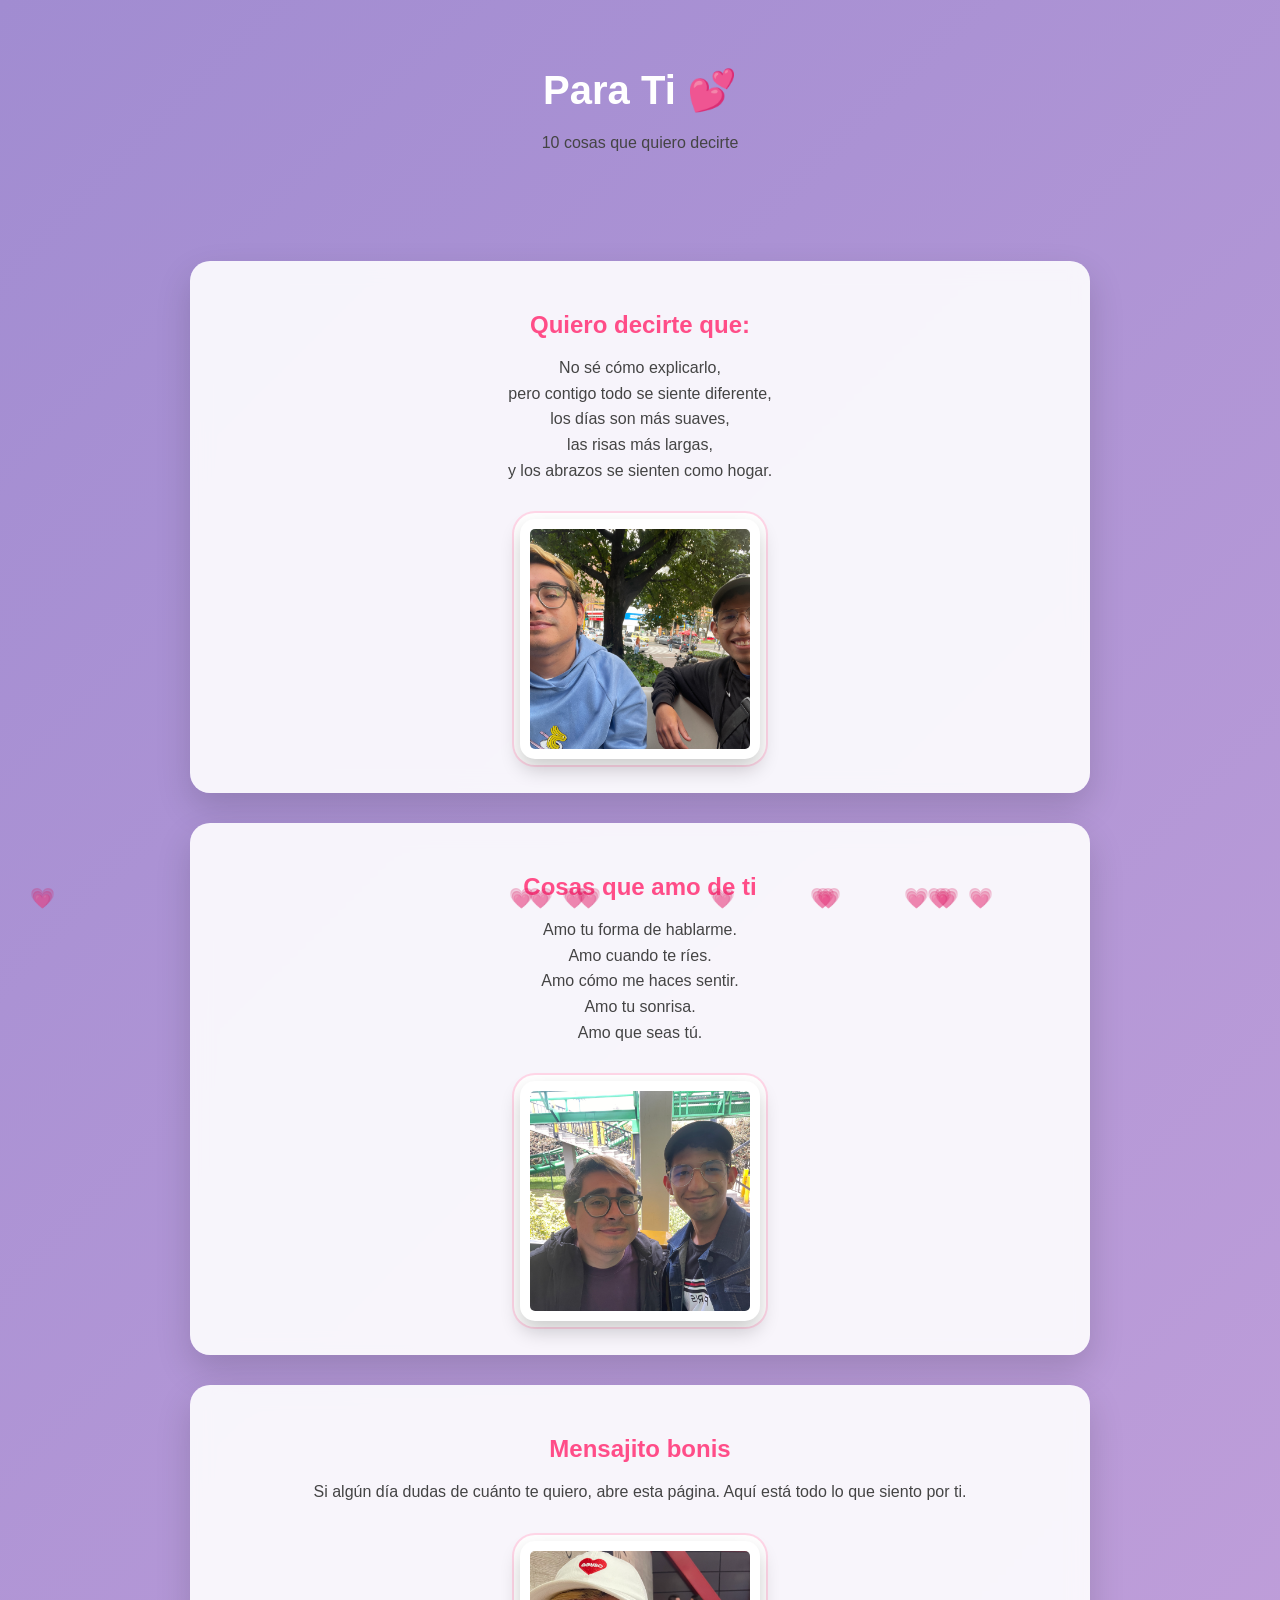
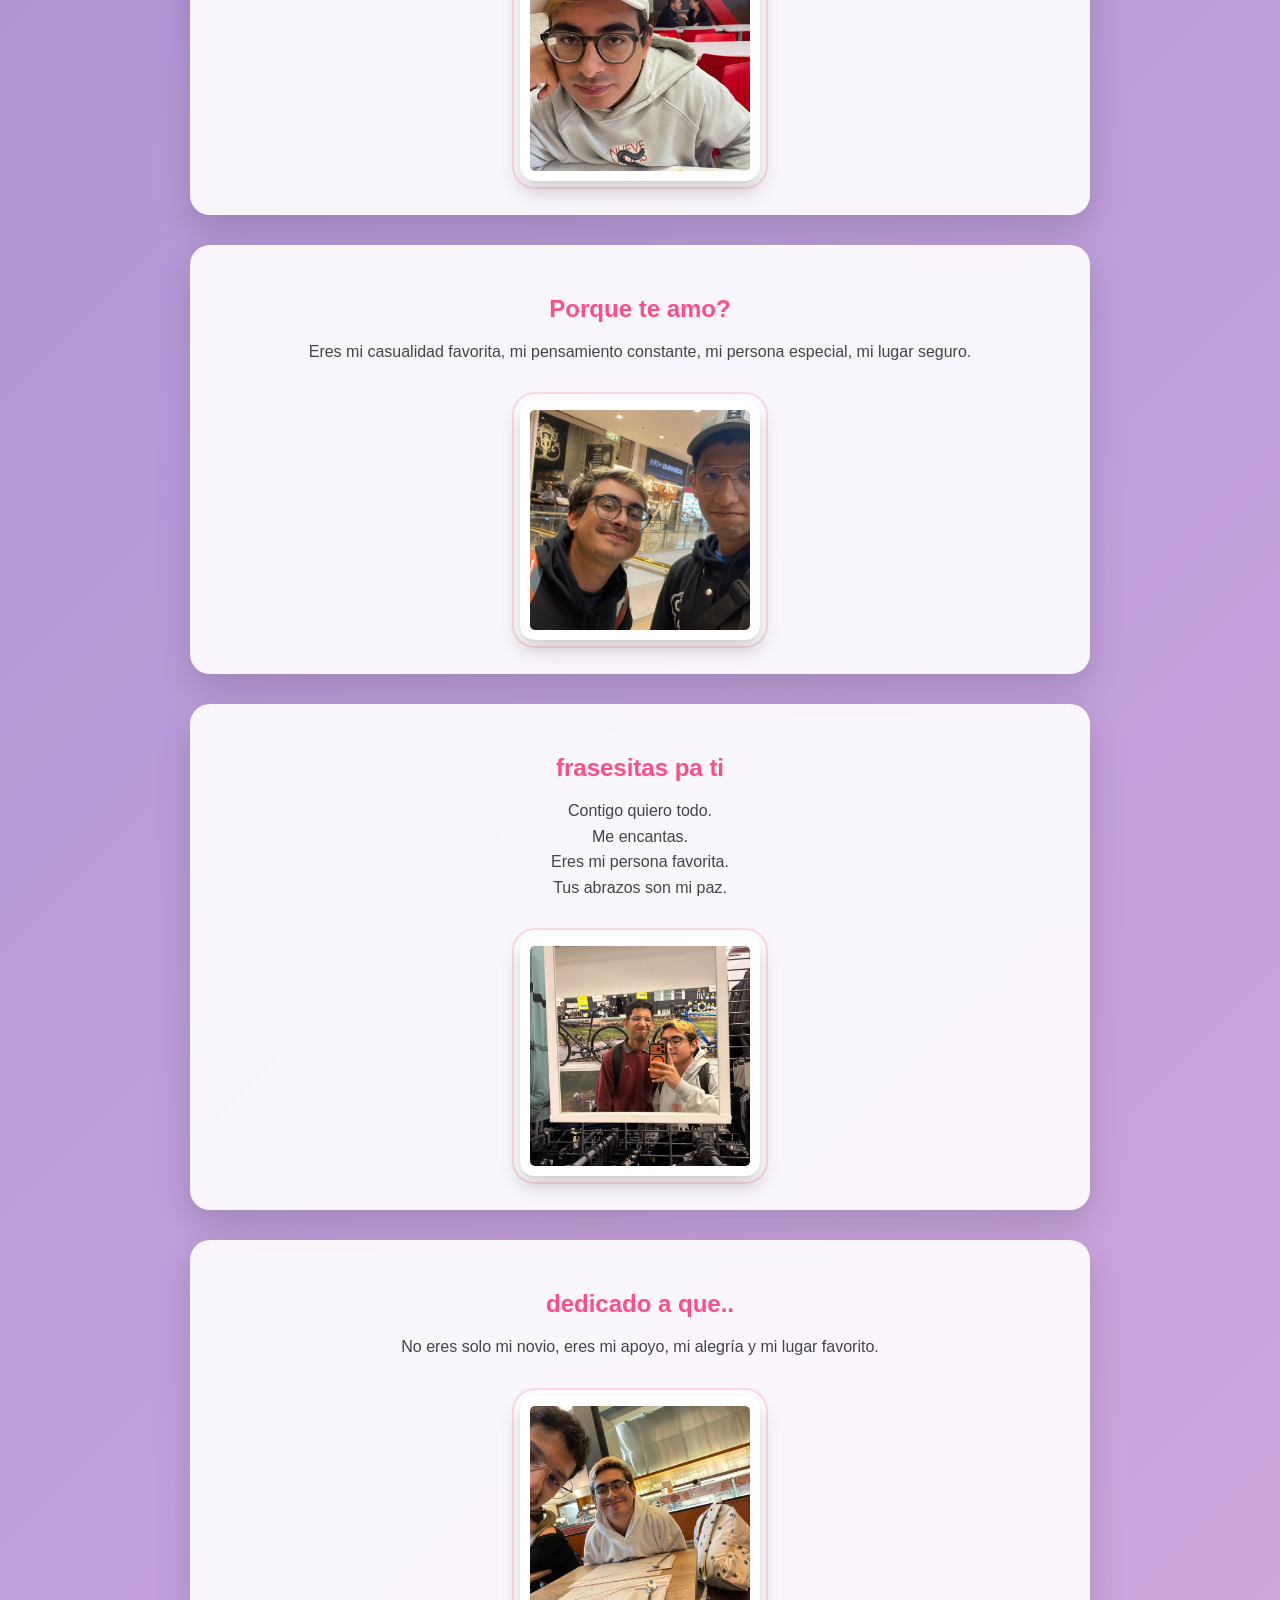
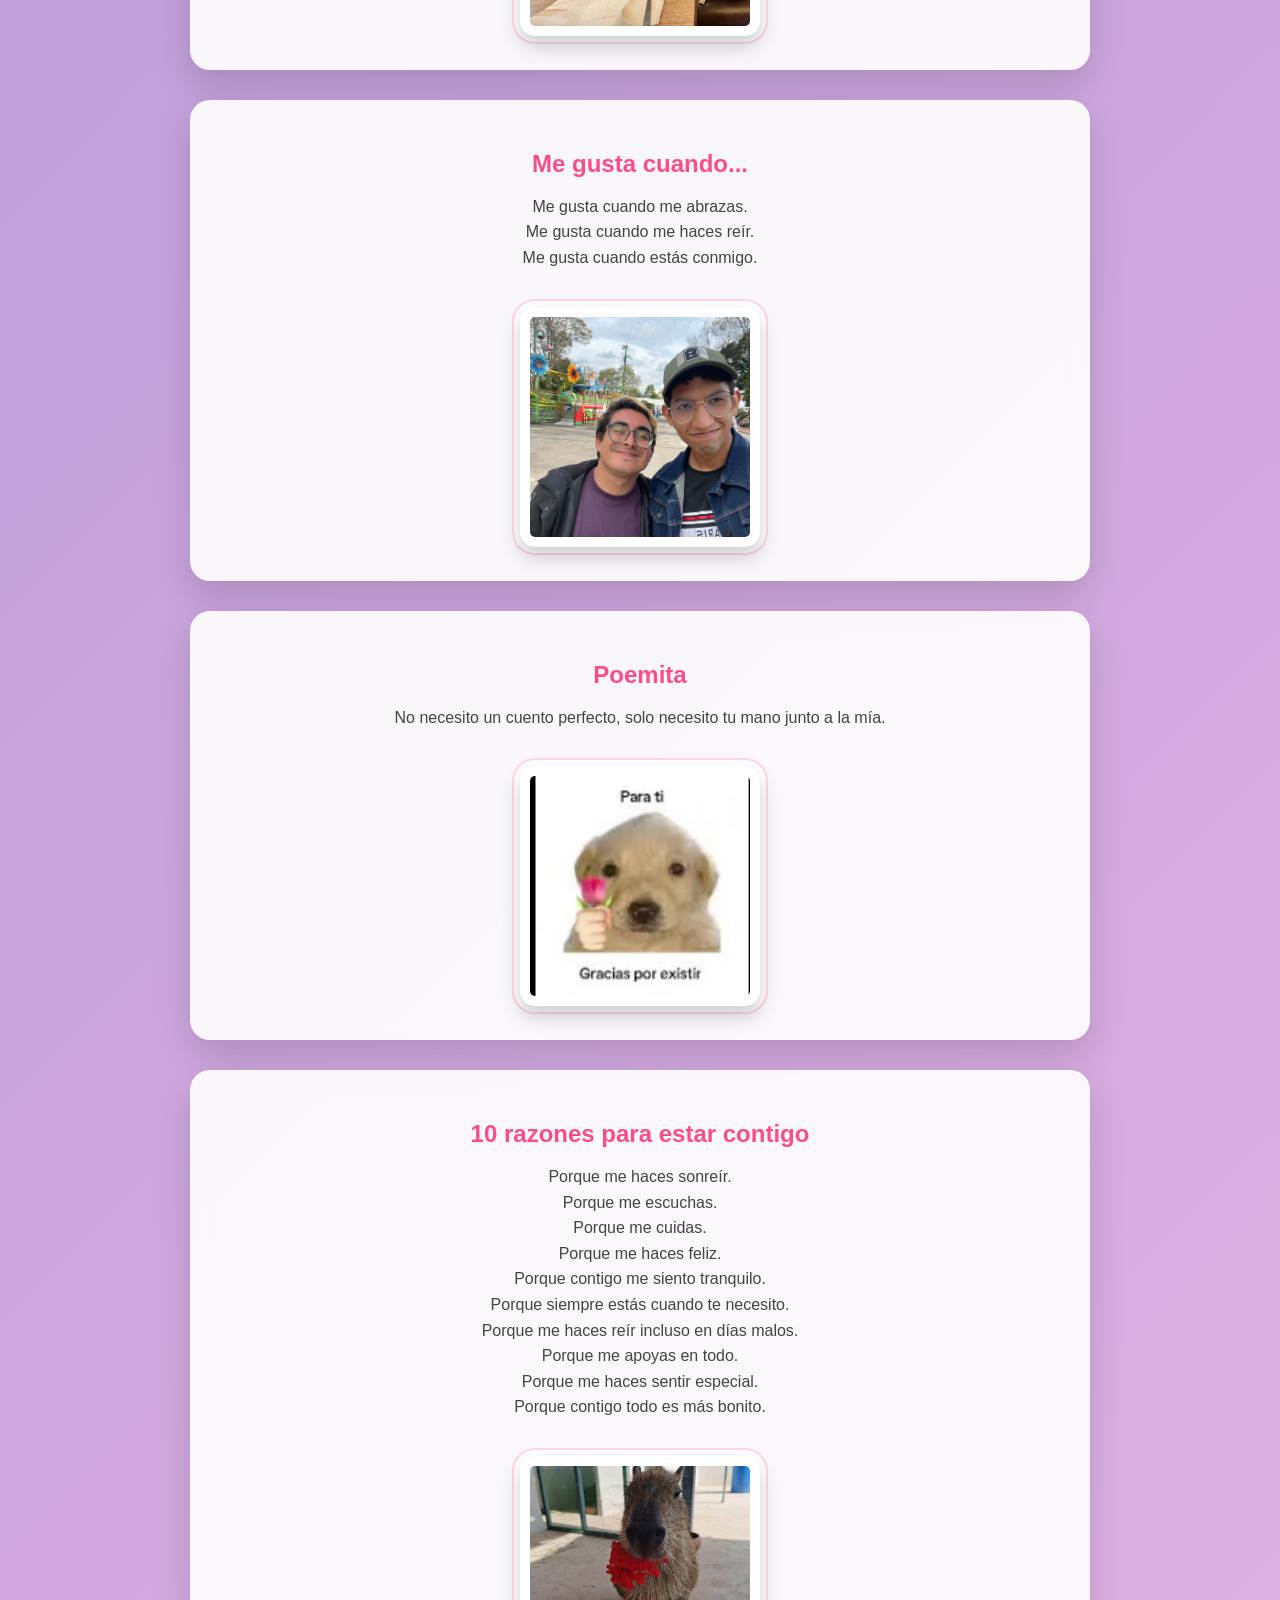
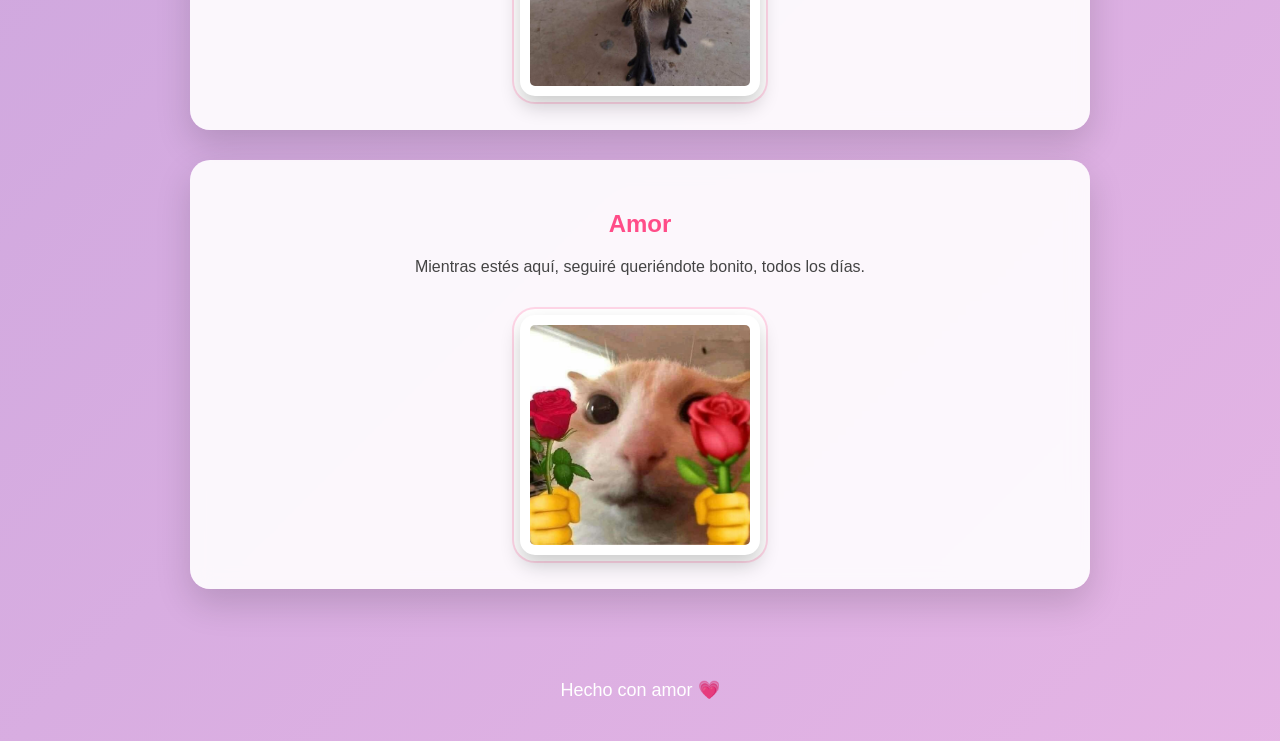
<file: index.html>
<!DOCTYPE html>
<html lang="es">
<head>
<meta charset="UTF-8">
<meta name="viewport" content="width=device-width, initial-scale=1.0">
<title>Para Ti 💕</title>

<link rel="stylesheet" href="styles.css">

</head>
<body>

<header>
<h1>Para Ti 💕</h1>
<p>10 cosas que quiero decirte</p>
</header>

<div class="container">

<div class="card">
<h2> Quiero decirte que:</h2>
<p>
No sé cómo explicarlo,<br>
pero contigo todo se siente diferente,<br>
los días son más suaves,<br>
las risas más largas,<br>
y los abrazos se sienten como hogar.
</p>
<img src="1.jpg">
</div>

<div class="card">
<h2> Cosas que amo de ti</h2>
<p>
Amo tu forma de hablarme.<br>
Amo cuando te ríes.<br>
Amo cómo me haces sentir.<br>
Amo tu sonrisa.<br>
Amo que seas tú.
</p>
<img src="2.JPG">
</div>

<div class="card">
<h2> Mensajito bonis</h2>
<p>
Si algún día dudas de cuánto te quiero,
abre esta página.
Aquí está todo lo que siento por ti.
</p>
<img src="3.jpg">
</div>

<div class="card">
<h2> Porque te amo?</h2>
<p>
Eres mi casualidad favorita,
mi pensamiento constante,
mi persona especial,
mi lugar seguro.
</p>
<img src="4.jpg">
</div>

<div class="card">
<h2> frasesitas pa ti </h2>
<p>
Contigo quiero todo.<br>
Me encantas.<br>
Eres mi persona favorita.<br>
Tus abrazos son mi paz.
</p>
<img src="5.jpg">
</div>

<div class="card">
<h2> dedicado a que..</h2>
<p>
No eres solo mi novio,
eres mi apoyo, mi alegría
y mi lugar favorito.
</p>
<img src="6.jpg">
</div>

<div class="card">
<h2> Me gusta cuando...</h2>
<p>
Me gusta cuando me abrazas.<br>
Me gusta cuando me haces reír.<br>
Me gusta cuando estás conmigo.
</p>
<img src="7.jpeg">
</div>

<div class="card">
<h2>Poemita</h2>
<p>
No necesito un cuento perfecto,
solo necesito tu mano
junto a la mía.
</p>
<img src="8.png">
</div>

<div class="card">
<h2> 10 razones para estar contigo</h2>
<p>
Porque me haces sonreír.<br>
Porque me escuchas.<br>
Porque me cuidas.<br>
Porque me haces feliz.<br>
Porque contigo me siento tranquilo.<br>
Porque siempre estás cuando te necesito.<br>
Porque me haces reír incluso en días malos.<br>
Porque me apoyas en todo.<br>
Porque me haces sentir especial.<br>
Porque contigo todo es más bonito.<br>
</p>
<img src="9.jpg">
</div>

<div class="card">
<h2> Amor</h2>
<p>
Mientras estés aquí,
seguiré queriéndote bonito,
todos los días.
</p>
<img src="10.jpg">
</div>

</div>

<footer>
Hecho con amor 💗
</footer>

<script>
function crearCorazon(){
const heart=document.createElement("div");
heart.classList.add("heart");
heart.innerHTML="💗";
heart.style.left=Math.random()*100+"vw";
heart.style.animationDuration=(Math.random()*3+3)+"s";
document.body.appendChild(heart);

setTimeout(()=>{
heart.remove();
},6000);
}

setInterval(crearCorazon,400);
</script>

</body>
</html>
</file>
<file: styles.css>
body{
    margin:0;
    font-family: 'Segoe UI', sans-serif;
    background: linear-gradient(-45deg, #ff9a9e, #fad0c4, #fbc2eb, #a18cd1);
    background-size: 400% 400%;
    animation: gradientBG 12s ease infinite;
    min-height:100vh;
}

/* Fondo animado */
@keyframes gradientBG {
    0% { background-position: 0% 50%; }
    50% { background-position: 100% 50%; }
    100% { background-position: 0% 50%; }
}

header{
    text-align:center;
    padding:40px 20px;
    color:white;
}

h1{
    font-size:40px;
    margin-bottom:10px;
}

.container{
    max-width:900px;
    margin:auto;
    padding:20px;
}

/* Tarjetas */
.card{
    background: rgba(255,255,255,0.9);
    backdrop-filter: blur(10px);
    border-radius:20px;
    padding:30px;
    margin:30px 0;
    box-shadow:0 15px 35px rgba(0,0,0,0.15);
    text-align:center;
    animation: fadeUp 1s ease;
}

@keyframes fadeUp{
    from{
        opacity:0;
        transform:translateY(30px);
    }
    to{
        opacity:1;
        transform:translateY(0);
    }
}

h2{
    color:#ff4d88;
    margin-bottom:15px;
}

p{
    line-height:1.6;
    color:#444;
}

/* PORTA FOTO */
img{
    width:220px;
    height:220px;
    object-fit:cover;
    border-radius:15px;
    margin-top:20px;
    
    padding:10px;
    background:white;
    
    box-shadow: 
        0 10px 20px rgba(0,0,0,0.2),
        0 0 0 6px #fff,
        0 0 0 8px #ffd6e7;
        
    transition:0.3s;
}

/* efecto hover */
img:hover{
    transform:scale(1.05) rotate(1deg);
}

/* corazones */
.heart{
    position:fixed;
    bottom:-10px;
    font-size:20px;
    animation: subir 6s linear infinite;
    opacity:.6;
}

@keyframes subir{
    from{
        transform:translateY(0);
    }
    to{
        transform:translateY(-110vh);
    }
}

footer{
    text-align:center;
    padding:40px;
    color:white;
    font-size:18px;
}
</file>
